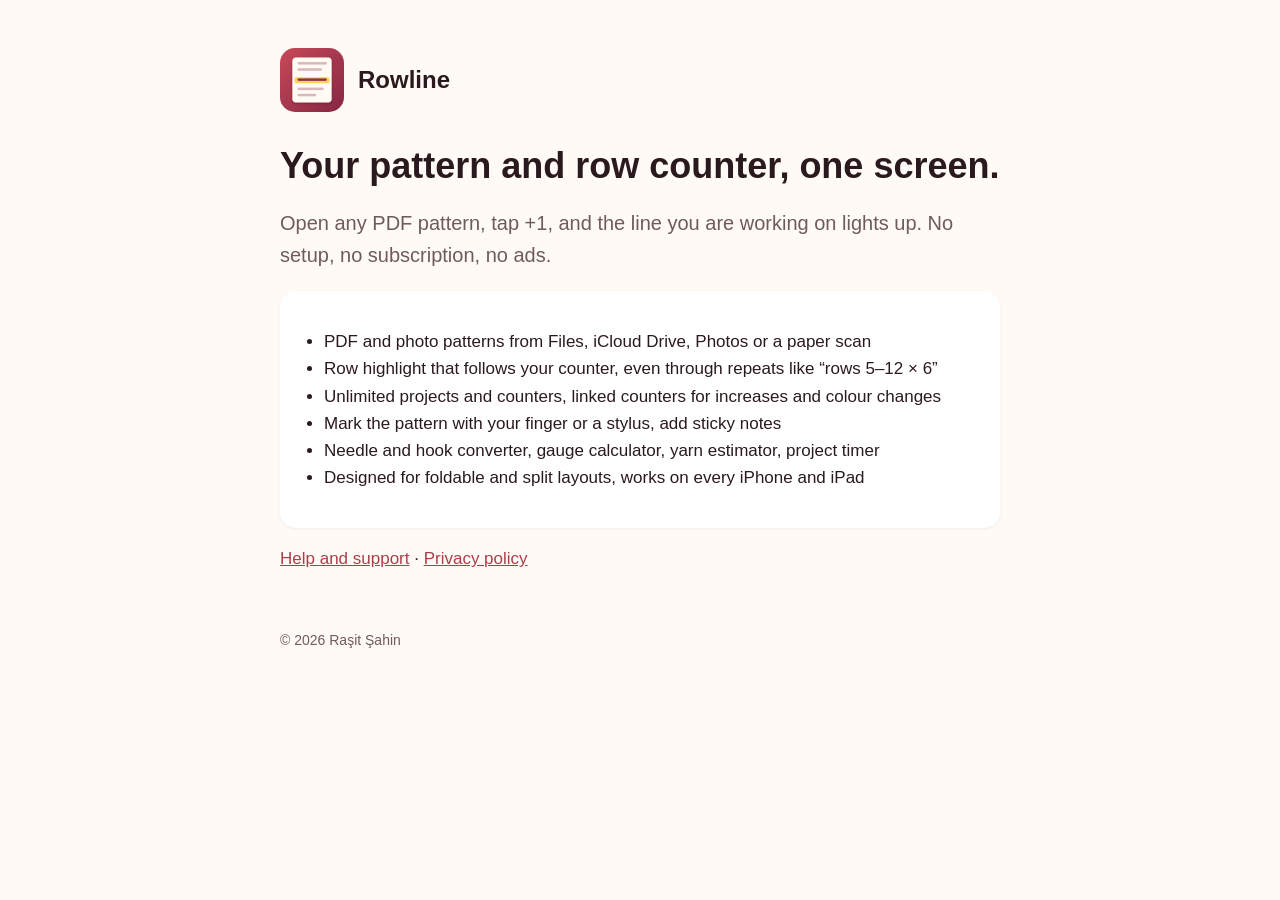
<file: index.html>
<!doctype html>
<html lang="en">
<head>
<meta charset="utf-8"><meta name="viewport" content="width=device-width, initial-scale=1">
<title>Rowline — Knit &amp; Crochet Pattern Reader</title>
<meta name="description" content="Your pattern and row counter on one screen. Tap +1 and the current line lights up. One-time purchase, offline, no subscription, no ads.">
<link rel="stylesheet" href="style.css"><link rel="icon" href="icon.png">
</head>
<body><main>
<header><img src="icon.png" alt=""><a href="./">Rowline</a></header>
<h1>Your pattern and row counter, one screen.</h1>
<p class="lead">Open any PDF pattern, tap +1, and the line you are working on lights up. No setup, no subscription, no ads.</p>
<div class="card">
<ul>
<li>PDF and photo patterns from Files, iCloud Drive, Photos or a paper scan</li>
<li>Row highlight that follows your counter, even through repeats like “rows 5–12 × 6”</li>
<li>Unlimited projects and counters, linked counters for increases and colour changes</li>
<li>Mark the pattern with your finger or a stylus, add sticky notes</li>
<li>Needle and hook converter, gauge calculator, yarn estimator, project timer</li>
<li>Designed for foldable and split layouts, works on every iPhone and iPad</li>
</ul>
</div>
<p><a href="support">Help and support</a> · <a href="privacy">Privacy policy</a></p>
<footer>© 2026 Raşit Şahin</footer>
</main></body></html>
</file>
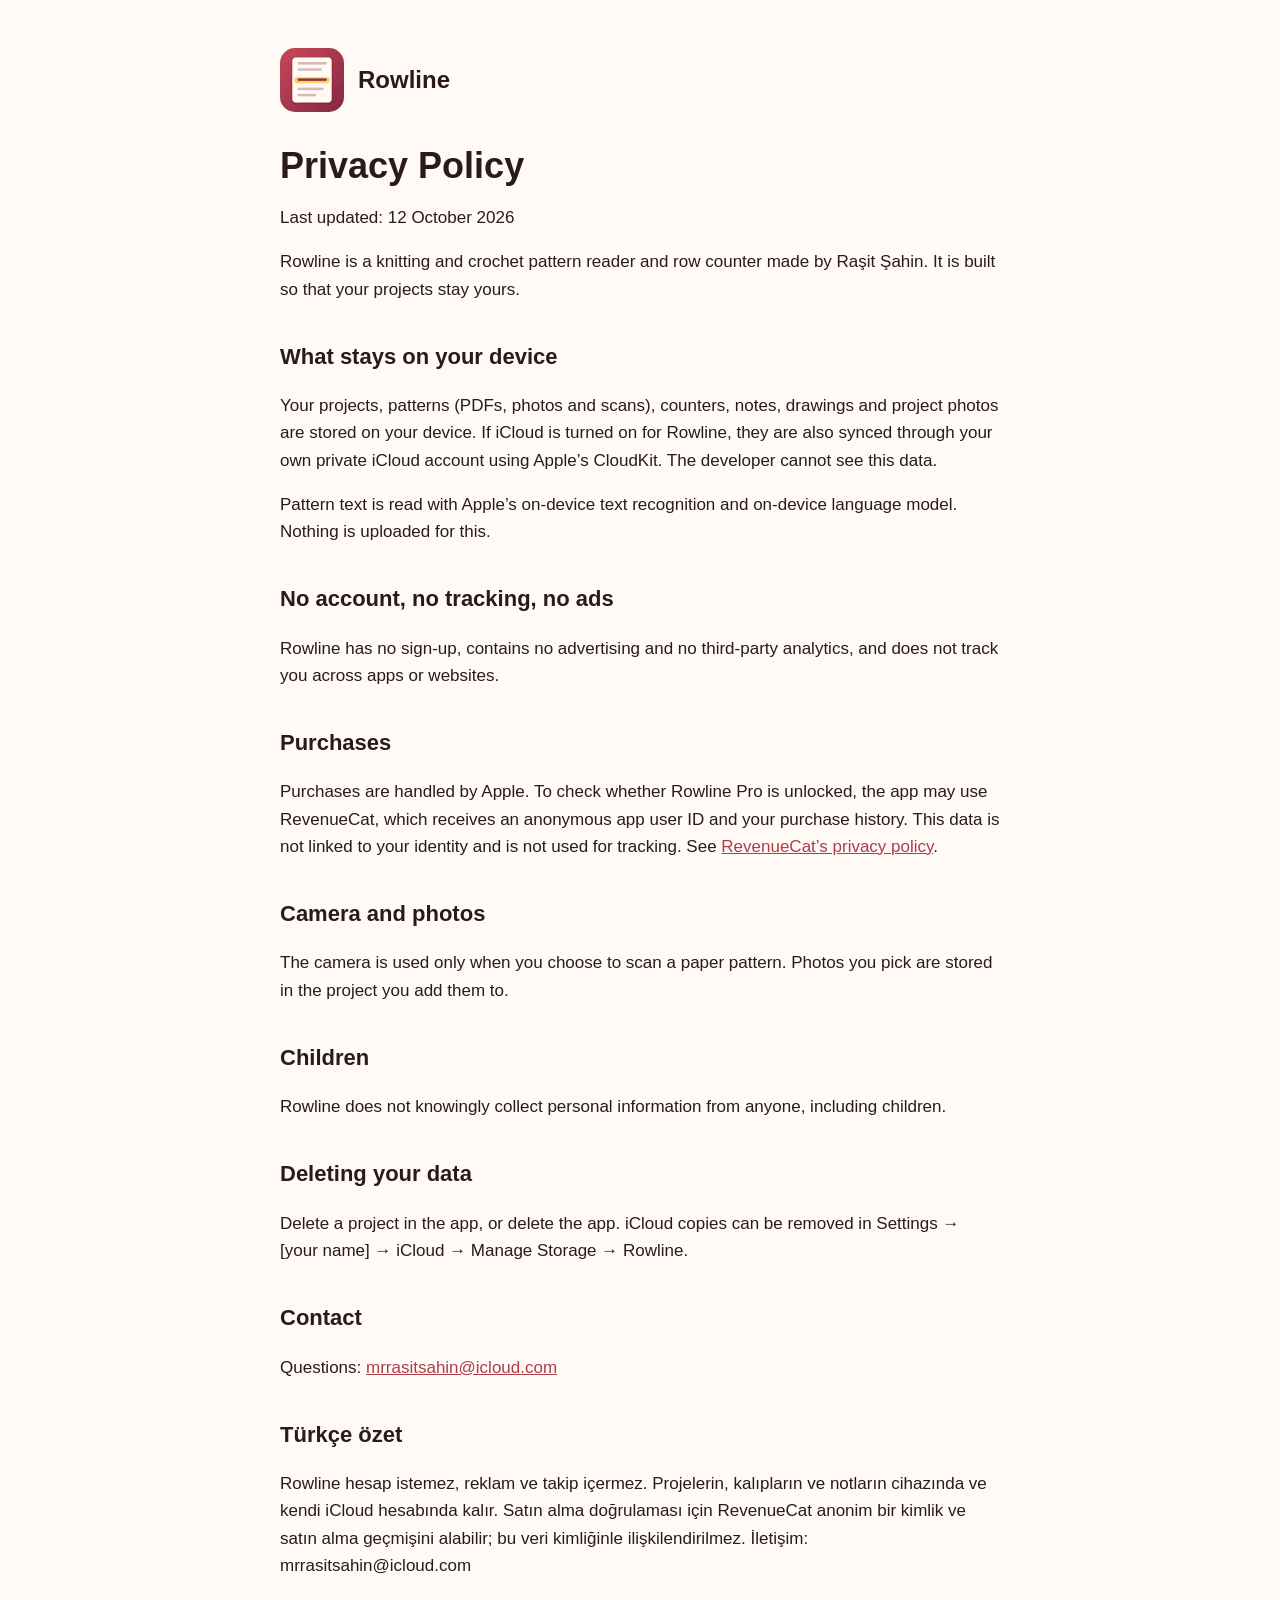
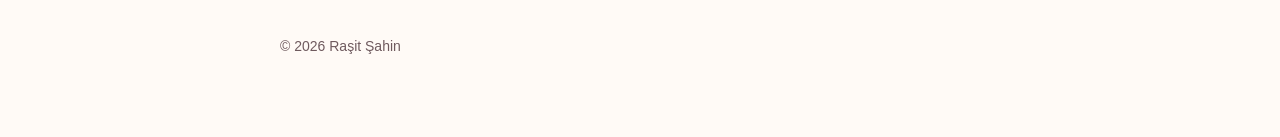
<file: privacy.html>
<!doctype html>
<html lang="en">
<head>
<meta charset="utf-8"><meta name="viewport" content="width=device-width, initial-scale=1">
<title>Rowline — Privacy Policy</title>
<link rel="stylesheet" href="style.css"><link rel="icon" href="icon.png">
</head>
<body><main>
<header><img src="icon.png" alt=""><a href="./">Rowline</a></header>
<h1>Privacy Policy</h1>
<p>Last updated: 12 October 2026</p>
<p>Rowline is a knitting and crochet pattern reader and row counter made by Raşit Şahin. It is built so that your projects stay yours.</p>
<h2>What stays on your device</h2>
<p>Your projects, patterns (PDFs, photos and scans), counters, notes, drawings and project photos are stored on your device. If iCloud is turned on for Rowline, they are also synced through your own private iCloud account using Apple’s CloudKit. The developer cannot see this data.</p>
<p>Pattern text is read with Apple’s on-device text recognition and on-device language model. Nothing is uploaded for this.</p>
<h2>No account, no tracking, no ads</h2>
<p>Rowline has no sign-up, contains no advertising and no third-party analytics, and does not track you across apps or websites.</p>
<h2>Purchases</h2>
<p>Purchases are handled by Apple. To check whether Rowline Pro is unlocked, the app may use RevenueCat, which receives an anonymous app user ID and your purchase history. This data is not linked to your identity and is not used for tracking. See <a href="https://www.revenuecat.com/privacy">RevenueCat’s privacy policy</a>.</p>
<h2>Camera and photos</h2>
<p>The camera is used only when you choose to scan a paper pattern. Photos you pick are stored in the project you add them to.</p>
<h2>Children</h2>
<p>Rowline does not knowingly collect personal information from anyone, including children.</p>
<h2>Deleting your data</h2>
<p>Delete a project in the app, or delete the app. iCloud copies can be removed in Settings → [your name] → iCloud → Manage Storage → Rowline.</p>
<h2>Contact</h2>
<p>Questions: <a href="mailto:mrrasitsahin@icloud.com">mrrasitsahin@icloud.com</a></p>
<h2>Türkçe özet</h2>
<p>Rowline hesap istemez, reklam ve takip içermez. Projelerin, kalıpların ve notların cihazında ve kendi iCloud hesabında kalır. Satın alma doğrulaması için RevenueCat anonim bir kimlik ve satın alma geçmişini alabilir; bu veri kimliğinle ilişkilendirilmez. İletişim: mrrasitsahin@icloud.com</p>
<footer>© 2026 Raşit Şahin</footer>
</main></body></html>
</file>
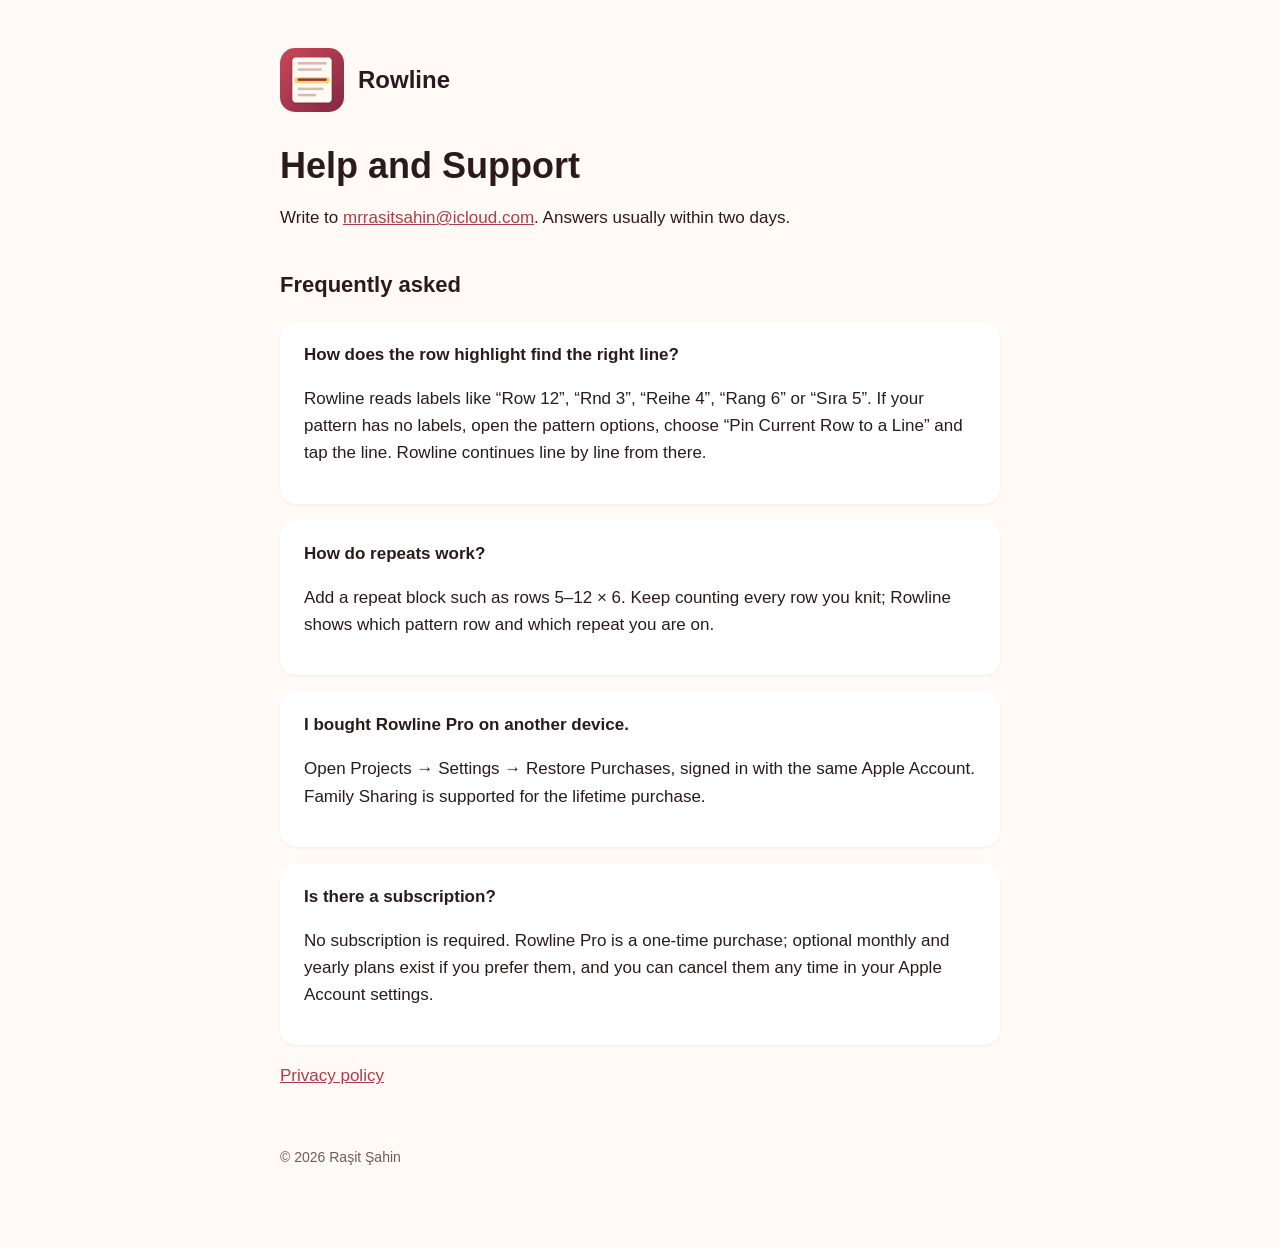
<file: support.html>
<!doctype html>
<html lang="en">
<head>
<meta charset="utf-8"><meta name="viewport" content="width=device-width, initial-scale=1">
<title>Rowline — Support</title>
<link rel="stylesheet" href="style.css"><link rel="icon" href="icon.png">
</head>
<body><main>
<header><img src="icon.png" alt=""><a href="./">Rowline</a></header>
<h1>Help and Support</h1>
<p>Write to <a href="mailto:mrrasitsahin@icloud.com">mrrasitsahin@icloud.com</a>. Answers usually within two days.</p>
<h2>Frequently asked</h2>
<div class="card"><strong>How does the row highlight find the right line?</strong>
<p>Rowline reads labels like “Row 12”, “Rnd 3”, “Reihe 4”, “Rang 6” or “Sıra 5”. If your pattern has no labels, open the pattern options, choose “Pin Current Row to a Line” and tap the line. Rowline continues line by line from there.</p></div>
<div class="card"><strong>How do repeats work?</strong>
<p>Add a repeat block such as rows 5–12 × 6. Keep counting every row you knit; Rowline shows which pattern row and which repeat you are on.</p></div>
<div class="card"><strong>I bought Rowline Pro on another device.</strong>
<p>Open Projects → Settings → Restore Purchases, signed in with the same Apple Account. Family Sharing is supported for the lifetime purchase.</p></div>
<div class="card"><strong>Is there a subscription?</strong>
<p>No subscription is required. Rowline Pro is a one-time purchase; optional monthly and yearly plans exist if you prefer them, and you can cancel them any time in your Apple Account settings.</p></div>
<p><a href="privacy">Privacy policy</a></p>
<footer>© 2026 Raşit Şahin</footer>
</main></body></html>
</file>
<file: style.css>
:root { --accent: #ae3d4a; --bg: #fffaf6; --fg: #2b1a1d; --muted: #6f5a5e; --card: #ffffff; }
@media (prefers-color-scheme: dark) { :root { --accent: #e86a7a; --bg: #1b1214; --fg: #f6ecee; --muted: #c2aeb2; --card: #261a1d; } }
* { box-sizing: border-box; }
body { margin: 0; font: 17px/1.6 -apple-system, BlinkMacSystemFont, "Segoe UI", sans-serif; background: var(--bg); color: var(--fg); }
main { max-width: 760px; margin: 0 auto; padding: 48px 20px 80px; }
header { display: flex; align-items: center; gap: 14px; margin-bottom: 32px; }
header img { width: 64px; height: 64px; border-radius: 15px; }
header a { color: inherit; text-decoration: none; font-weight: 700; font-size: 24px; }
h1 { font-size: 36px; line-height: 1.2; margin: 0 0 12px; }
h2 { margin-top: 36px; font-size: 22px; }
a { color: var(--accent); }
.lead { font-size: 20px; color: var(--muted); }
.card { background: var(--card); border-radius: 16px; padding: 20px 24px; margin: 16px 0; box-shadow: 0 1px 3px rgba(0,0,0,.06); }
ul { padding-left: 20px; }
footer { margin-top: 56px; color: var(--muted); font-size: 14px; }
</file>
